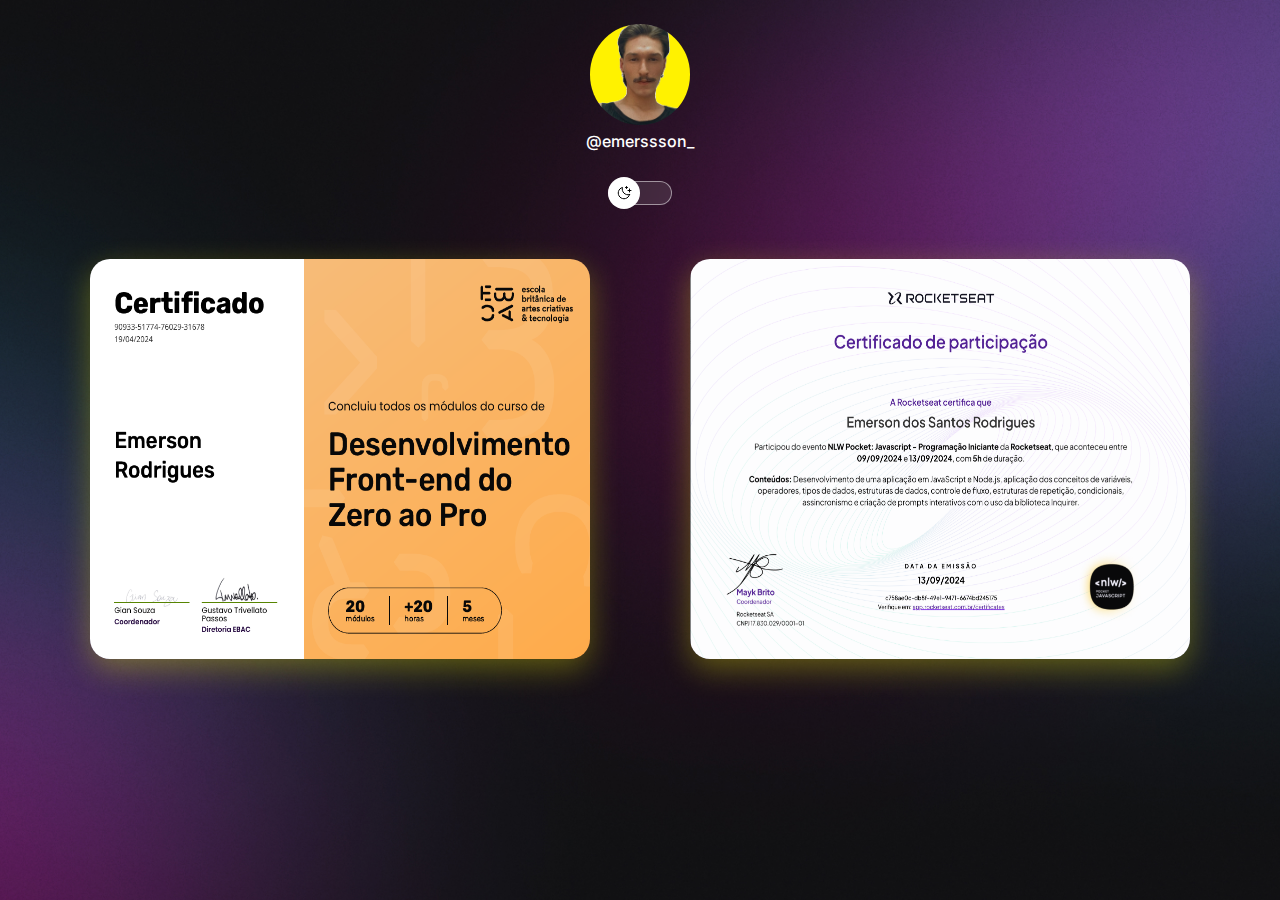
<file: certificados.html>
<!DOCTYPE html>
<html lang="pt-Br">
<head>
    <meta charset="UTF-8">
    <meta name="viewport" content="width=device-width, initial-scale=1.0">
    <title>Document</title>
    <link href="https://fonts.googleapis.com/css2?family=Inter:ital,opsz,wght@0,14..32,500;1,14..32,500&display=swap" rel="stylesheet">
    <link rel="stylesheet" href="certificados.css">
</head>
<body>
        <div id="profile">
            <img src="./assets/emerson.png" alt="Imagem de Perfil">
            <p>@emerssson_</p>


        </div>
        <div id="switch" onclick="toggleMode()">
            <button>
            </button>
            <span></span>
        </div>

        <div class="certificados">
            <div>
            <img src="assets/Certificado EBAC.png" alt="" width="500px">
            </div>
            <div>
            <img src="assets/RocketSeat Certificado.png" alt="" width="500px">
            </div>
        </div>

    </div>
    
    <script src="certificados.js"></script>
</body>
</html>
</file>
<file: certificados.css>
* {
    margin: 0;
    padding: 0;
    box-sizing: border-box;

}

:root {
    --text-color: white;
    --bg-url: url(../assets/bg-desktop.jpg);
    --stroke-color: rgba(255, 255, 255, 0.5);
    --surface-color: rgba(255, 255, 255, 0.1);
    --surface-color-hover: rgba(255, 255, 255, 0.5);
    --highlight-color: rgba(255, 255, 255, 0.2);
    --switch-bg-url: url(../assets/MoonStars.svg);
}

.light {
    --text-color: black;
    --bg-url: url(../assets/bg-desktop-light.jpg);
    --stroke-color: rgba(0, 0, 0, 0.5);
    --surface-color: rgba(0, 0, 0, 0.05);
    --surface-color-hover: rgba(0, 0, 0, 0.2);
    --highlight-color: rgba(0, 0, 0, 0.1);
    --switch-bg-url: url(../assets/Sun.svg);


}

body {
    /*
    background-image: url(../assets/bg-mobile.jpg);
    background-repeat: no-repeat;
    background-position: top center;
    background-size: cover;
    */
    background: var(--bg-url) no-repeat top center/cover;
}

body * {
    font-family: 'Inter', sans-serif;
    color: var(--text-color);
}

#container {
    width: 360px;
    margin: 56px auto 0px;
    padding: 0 24px;
}

#profile {
    text-align: center;
    padding: 24px;
}

#profile img {
    width: 100px;
    border-radius: 100px;
}

#profile p {
    font-weight: 500;
    line-height: 24px;
}

#switch {
    position: relative;
    width: 64px;

    margin: 4px auto;
}

#switch  button {
    width: 32px;
    height: 32px;
    background: white var(--switch-bg-url) no-repeat center;
    border: 0;
    border-radius: 50%;

    position: absolute;
    top: 50%;
    left: 0;
    z-index: 1;
    transform: translateY(-50%);
    
}

.light #switch button {
    right: 0;
    left: initial;
}

#switch span {
    display: block;
    width: 64px;
    height: 24px;
    background: var(--surface-color);
    border: 1px solid var(--stroke-color);
    backdrop-filter: blur(4px);
    -webkit-backdrop-filter: blur(4px);
    border-radius: 9999px;
}

.certificados img {
    width: 500px;
    height: 400px;
    border-radius: 20px;
    box-shadow: 0px 10px 30px rgba(255, 255, 0, 0.3); 
}

.certificados {
    padding-top: 50px;
    padding-bottom: 50px;
    display: flex;
    justify-content: center;
    gap: 100px;

}
</file>
